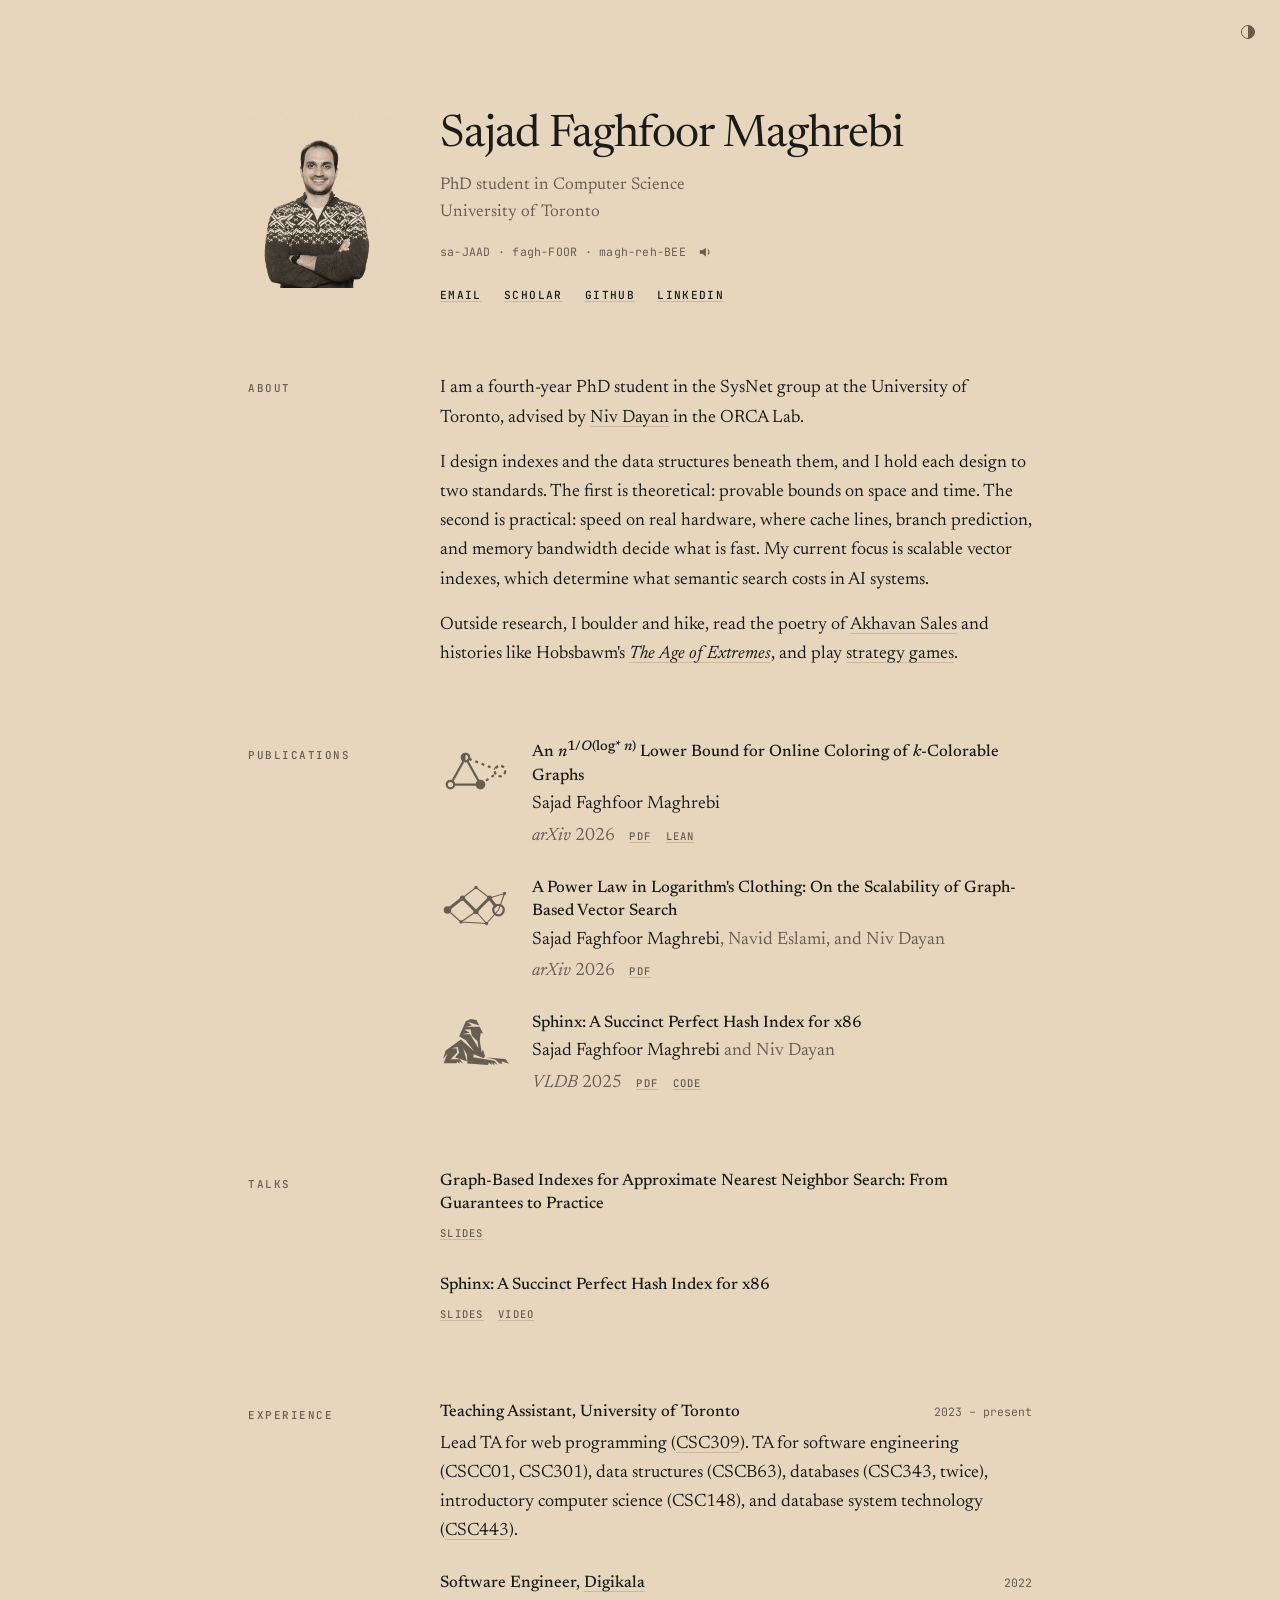
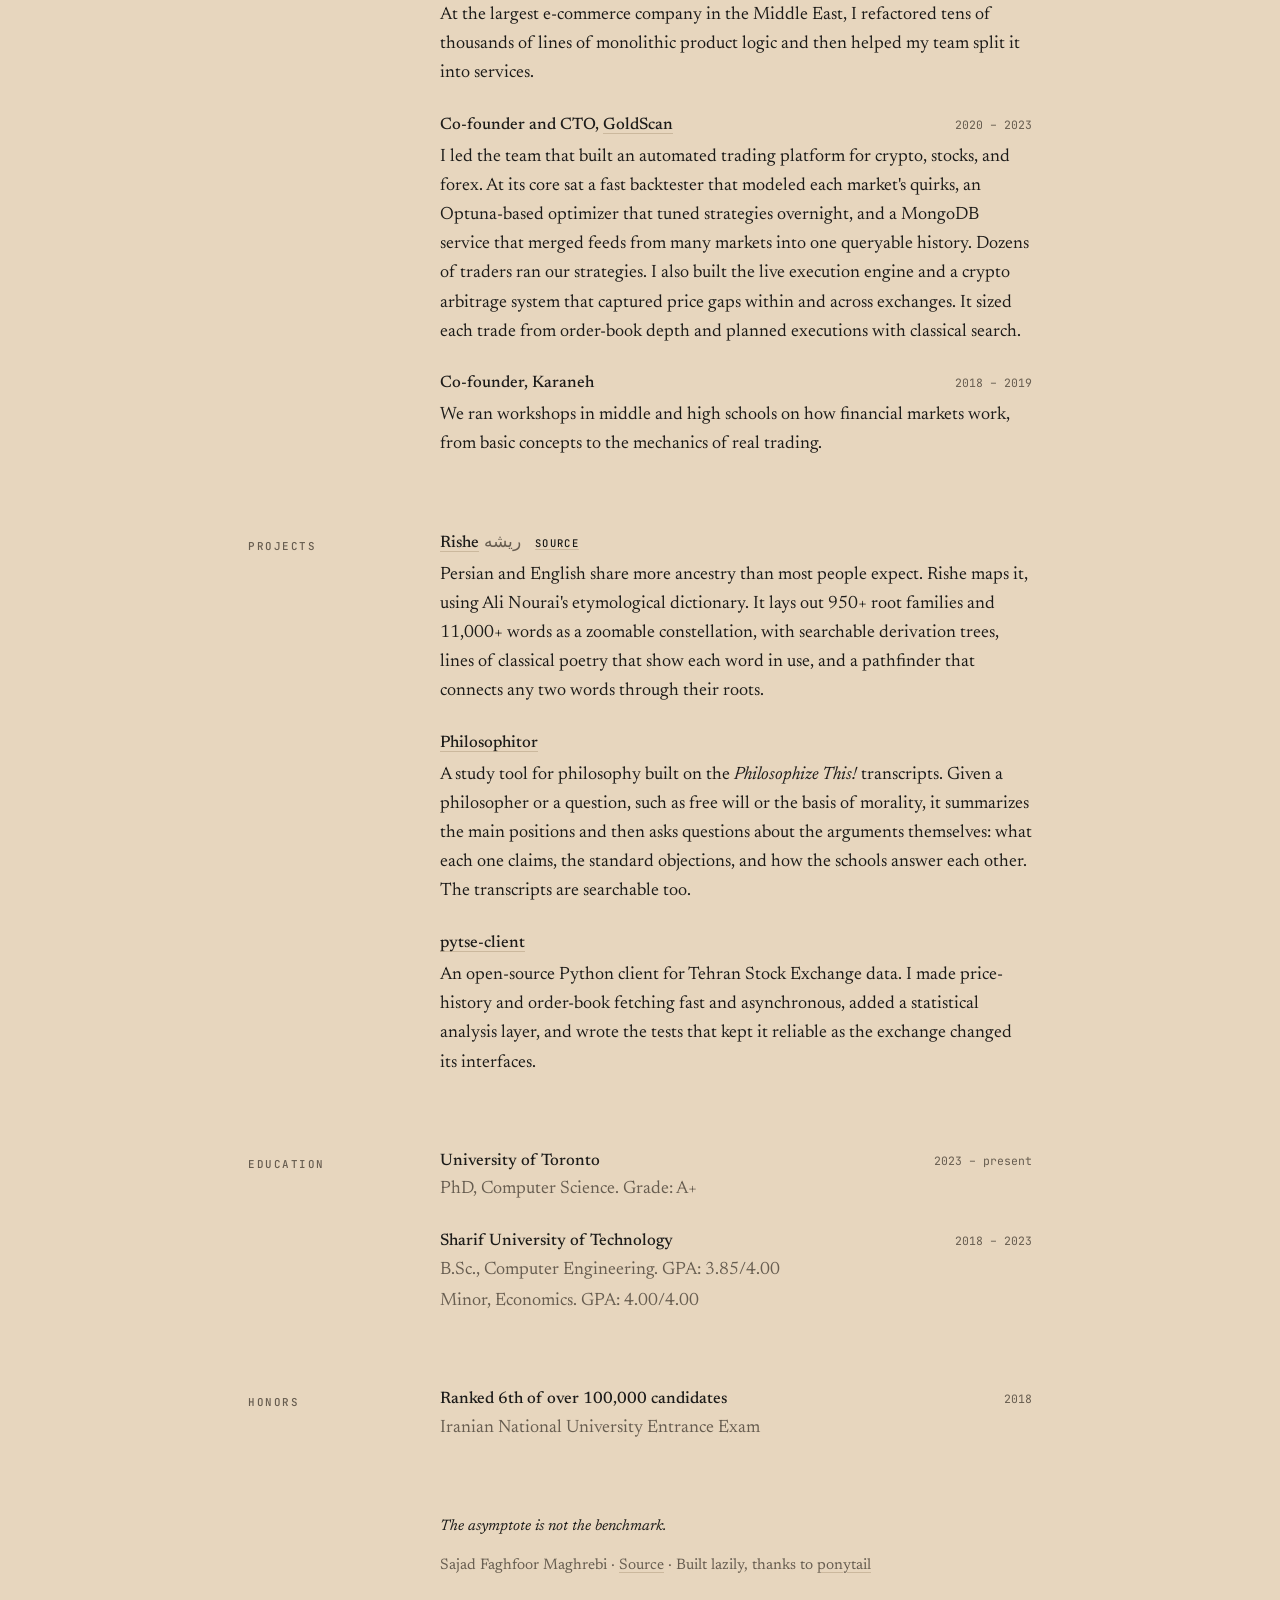
<file: index.html>
<!doctype html>
<html lang="en">
<head>
  <meta charset="utf-8">
  <meta name="viewport" content="width=device-width, initial-scale=1">

  <title>Sajad Faghfoor Maghrebi</title>
  <link rel="icon" href="favicon.ico" sizes="32x32">
  <link rel="icon" href="icon.svg" type="image/svg+xml">
  <link rel="apple-touch-icon" href="apple-touch-icon.png">
  <meta name="description" content="Sajad Faghfoor Maghrebi is a PhD student at the University of Toronto working on indexes and data structures, with a current focus on scalable vector search.">
  <meta name="author" content="Sajad Faghfoor Maghrebi">
  <link rel="canonical" href="https://www.cs.utoronto.ca/~smaghrebi">
  <meta name="robots" content="index,follow">

  <meta property="og:title" content="Sajad Faghfoor Maghrebi, University of Toronto">
  <meta property="og:description" content="Indexes and data structures, from provable bounds to real hardware.">
  <meta property="og:image" content="https://www.cs.utoronto.ca/~smaghrebi/images/sajad.png">
  <meta property="og:url" content="https://www.cs.utoronto.ca/~smaghrebi">
  <meta name="twitter:card" content="summary_large_image">

  <script type="application/ld+json">
  {
    "@context": "https://schema.org",
    "@type": "Person",
    "name": "Sajad Faghfoor Maghrebi",
    "url": "https://www.cs.utoronto.ca/~smaghrebi",
    "jobTitle": "PhD Student",
    "affiliation": "University of Toronto",
    "sameAs": [
      "https://www.linkedin.com/in/smaghrebi",
      "https://github.com/sfmqrb"
    ]
  }
  </script>

  <script>try{const t=localStorage.getItem('theme');if(t)document.documentElement.dataset.theme=t}catch(e){}</script>

  <link rel="preconnect" href="https://fonts.googleapis.com">
  <link rel="preconnect" href="https://fonts.gstatic.com" crossorigin>
  <link href="https://fonts.googleapis.com/css2?family=Newsreader:ital,opsz,wght@0,6..72,400;0,6..72,500;1,6..72,400&family=JetBrains+Mono:wght@400;500&display=swap" rel="stylesheet">

  <style>
    :root{
      color-scheme:light;
      --bg:light-dark(#e7d6be,#131211);
      --fg:light-dark(#1c1b19,#e7d6be);
      --dim:light-dark(#675d50,#99948a);
      --line:light-dark(#cbb89d,#2c2a27);
      --acc:light-dark(#9a3b22,#e49a7d);
      --serif:"Newsreader",Georgia,serif;
      --mono:"JetBrains Mono",ui-monospace,Menlo,monospace;
    }
    :root[data-theme=light]{color-scheme:light}
    :root[data-theme=dark]{color-scheme:dark}

    *{box-sizing:border-box}
    body{margin:0;background:var(--bg);color:var(--fg);font:400 18px/1.62 var(--serif);
      -webkit-font-smoothing:antialiased;text-rendering:optimizeLegibility}
    ::selection{background:var(--acc);color:var(--bg)}
    main{max-width:52rem;margin:0 auto;padding:7rem 1.5rem 5rem}

    a{color:inherit;text-decoration:underline;text-decoration-color:var(--line);
      text-decoration-thickness:1px;text-underline-offset:.22em;transition:color .15s,text-decoration-color .15s}
    a:hover{color:var(--acc);text-decoration-color:currentColor}
    p{margin:0 0 .9em}
    p:last-child{margin-bottom:0}
    sup{line-height:0}

    /* label column + content column */
    .row{display:grid;grid-template-columns:9rem minmax(0,1fr);gap:0 3rem}
    section.row,footer.row{margin-top:4.5rem}
    h2{margin:0;padding-top:.5rem;font:500 .68rem/1.2 var(--mono);letter-spacing:.14em;
      text-transform:uppercase;color:var(--dim)}
    @media(max-width:44rem){
      main{padding-top:4rem}
      .row{grid-template-columns:minmax(0,1fr)}
      h2{padding:0;margin-bottom:1.3rem}
    }

    /* header */
    .photo{width:100%;height:auto;display:block;border-radius:2px}
    @media(max-width:44rem){.photo{width:7rem;margin-bottom:1.75rem}}
    h1{margin:0;font-size:clamp(2.1rem,5vw,2.8rem);font-weight:400;line-height:1.08;letter-spacing:-.015em}
    h1 a{text-decoration:none}
    h1 a:hover{color:inherit;text-decoration:underline dotted var(--acc);text-decoration-thickness:1px}
    .role{color:var(--dim);margin:.7rem 0 0;font-size:1.06rem}
    .say{display:flex;align-items:center;gap:.5rem;margin:.9rem 0 0;font:.72rem var(--mono);color:var(--dim);letter-spacing:.02em}
    button{font:inherit;color:var(--dim);background:none;border:0;padding:.25rem;cursor:pointer;
      display:inline-flex;transition:color .15s}
    button:hover{color:var(--acc)}
    .links{display:flex;flex-wrap:wrap;gap:.4rem 1.4rem;margin-top:1.6rem;font:500 .7rem var(--mono);
      letter-spacing:.12em;text-transform:uppercase}
    .theme{position:absolute;top:1.25rem;right:1.25rem}

    /* entries */
    ul{list-style:none;margin:0;padding:0}
    li+li{margin-top:1.6rem}
    h3{margin:0;font-size:1.04rem;font-weight:500;line-height:1.4}
    .hd{display:flex;justify-content:space-between;align-items:baseline;gap:1rem}
    .when{flex:none;font:.72rem var(--mono);color:var(--dim)}
    .sub{color:var(--dim);margin:.15rem 0 0}
    .sub .me{color:var(--fg)}
    li p:not(.sub){margin-top:.35rem}
    .x{font:500 .66rem var(--mono);letter-spacing:.12em;text-transform:uppercase;margin-left:.9rem}
    .x a+a{margin-left:.9rem}
    .fa{color:var(--dim);font-weight:400;margin-left:.3rem}

    /* project glyphs, drawn in the theme's own colors */
    .fig{position:relative;padding-left:5.75rem}
    .fig::before{content:"";position:absolute;left:0;top:.2rem;width:4.5rem;aspect-ratio:4/3;
      background:var(--dim);mask:var(--i) center/contain no-repeat;transition:background .2s}
    .fig:hover::before{background:var(--acc)}
    @media(max-width:44rem){.fig{padding-left:4.5rem}.fig::before{width:3.5rem}}

    footer{color:var(--dim);font-size:.95rem}
    footer .q{font-style:italic;color:var(--fg)}
  </style>
</head>
<body>

<button id="theme" class="theme" type="button" aria-label="Toggle dark mode">
  <svg viewBox="0 0 16 16" width="16" height="16" aria-hidden="true"><circle cx="8" cy="8" r="6.5" fill="none" stroke="currentColor"/><path d="M8 1.5a6.5 6.5 0 0 1 0 13z" fill="currentColor"/></svg>
</button>

<main>

<header class="row">
  <img class="photo" src="images/sajad-cream.webp" alt="Portrait of Sajad Faghfoor Maghrebi" width="1136" height="1385">
  <div>
    <h1><a href="https://sfmqrb.github.io/rishe/#roots/Masgd%C3%A2" title="Where Sajad comes from">Sajad</a> <a href="https://sfmqrb.github.io/rishe/#roots/Bhag" title="Where Faghfoor comes from">Faghfoor</a> <a href="https://sfmqrb.github.io/rishe/#roots/Er%C4%9Bbu" title="Where Maghrebi comes from">Maghrebi</a></h1>
    <p class="role">PhD student in Computer Science<br>University of Toronto</p>
    <p class="say">sa-JAAD · fagh-FOOR · magh-reh-BEE
      <button id="say" type="button" aria-label="Hear the pronunciation">
        <svg viewBox="0 0 16 16" width="14" height="14" aria-hidden="true"><path d="M2 6h3l4-3v10l-4-3H2z" fill="currentColor"/><path d="M11.5 5.5a3.5 3.5 0 0 1 0 5" fill="none" stroke="currentColor" stroke-width="1.3" stroke-linecap="round"/></svg>
      </button>
    </p>
    <nav class="links" aria-label="Contact">
      <a href="mailto:smaghrebi@cs.toronto.edu">Email</a>
      <a href="https://scholar.google.ca/citations?user=o5Hk5MoAAAAJ&hl=en">Scholar</a>
      <a href="https://github.com/sfmqrb">GitHub</a>
      <a href="https://www.linkedin.com/in/smaghrebi">LinkedIn</a>
    </nav>
  </div>
</header>

<section class="row" id="about">
  <h2>About</h2>
  <div>
    <p>I am a fourth-year PhD student in the SysNet group at the University of Toronto, advised by <a href="https://nivdayan.net">Niv Dayan</a> in the ORCA Lab.</p>
    <p>I design indexes and the data structures beneath them, and I hold each design to two standards. The first is theoretical: provable bounds on space and time. The second is practical: speed on real hardware, where cache lines, branch prediction, and memory bandwidth decide what is fast. My current focus is scalable vector indexes, which determine what semantic search costs in AI systems.</p>
    <p>Outside research, I boulder and hike, read the poetry of <a href="https://www.mehdiakhavansales.com/winter/">Akhavan Sales</a> and histories like Hobsbawm's <a href="https://www.goodreads.com/book/show/308060.The_Age_of_Extremes"><i>The Age of Extremes</i></a>, and play <a href="https://en.wikipedia.org/wiki/Risk:_Global_Domination">strategy games</a>.</p>
  </div>
</section>

<section class="row" id="publications">
  <h2>Publications</h2>
  <ul>
    <li class="fig" style="--i:url(images/coloring.svg)">
      <h3>An <i>n</i><sup>1/<i>O</i>(log* <i>n</i>)</sup> Lower Bound for Online Coloring of <i>k</i>-Colorable Graphs</h3>
      <p class="sub"><span class="me">Sajad Faghfoor Maghrebi</span></p>
      <p class="sub"><i>arXiv</i> 2026<span class="x"><a href="https://arxiv.org/pdf/2611.29672">PDF</a><a href="https://github.com/sfmqrb/lean-verifications-k-colorable">Lean</a></span></p>
    </li>
    <li class="fig" style="--i:url(images/graph.svg)">
      <h3>A Power Law in Logarithm's Clothing: On the Scalability of Graph-Based Vector Search</h3>
      <p class="sub"><span class="me">Sajad Faghfoor Maghrebi</span>, Navid Eslami, and Niv Dayan</p>
      <p class="sub"><i>arXiv</i> 2026<span class="x"><a href="https://arxiv.org/pdf/2609.02143">PDF</a></span></p>
    </li>
    <li class="fig" style="--i:url(images/sphinx.svg)">
      <h3>Sphinx: A Succinct Perfect Hash Index for x86</h3>
      <p class="sub"><span class="me">Sajad Faghfoor Maghrebi</span> and Niv Dayan</p>
      <p class="sub"><i>VLDB</i> 2025<span class="x"><a href="https://www.vldb.org/pvldb/vol18/p4424-maghrebi.pdf">PDF</a><a href="https://github.com/sfmqrb/sphinx">Code</a></span></p>
    </li>
  </ul>
</section>

<section class="row" id="slides">
  <h2>Talks</h2>
  <ul>
    <li>
      <h3>Graph-Based Indexes for Approximate Nearest Neighbor Search: From Guarantees to Practice</h3>
      <p class="sub"><span class="x" style="margin:0"><a href="slides/graph-indexes">Slides</a></span></p>
    </li>
    <li>
      <h3>Sphinx: A Succinct Perfect Hash Index for x86</h3>
      <p class="sub"><span class="x" style="margin:0"><a href="slides/sphinx">Slides</a><a href="https://www.youtube.com/watch?v=bba700fw7Jg">Video</a></span></p>
    </li>
  </ul>
</section>

<section class="row" id="experience">
  <h2>Experience</h2>
  <ul>
    <li>
      <div class="hd"><h3>Teaching Assistant, University of Toronto</h3><span class="when">2023 – present</span></div>
      <p>Lead TA for web programming (<a href="https://www.cs.toronto.edu/~kianoosh/courses/csc309/#team">CSC309</a>). TA for software engineering (CSCC01, CSC301), data structures (CSCB63), databases (CSC343, twice), introductory computer science (CSC148), and database system technology (<a href="https://www.nivdayan.net/database-system-technology-csc443">CSC443</a>).</p>
    </li>
    <li>
      <div class="hd"><h3>Software Engineer, <a href="https://www.digikala.com/">Digikala</a></h3><span class="when">2022</span></div>
      <p>At the largest e-commerce company in the Middle East, I refactored tens of thousands of lines of monolithic product logic and then helped my team split it into services.</p>
    </li>
    <li>
      <div class="hd"><h3>Co-founder and CTO, <a href="https://www.goldscanco.com/">GoldScan</a></h3><span class="when">2020 – 2023</span></div>
      <p>I led the team that built an automated trading platform for crypto, stocks, and forex. At its core sat a fast backtester that modeled each market's quirks, an Optuna-based optimizer that tuned strategies overnight, and a MongoDB service that merged feeds from many markets into one queryable history. Dozens of traders ran our strategies. I also built the live execution engine and a crypto arbitrage system that captured price gaps within and across exchanges. It sized each trade from order-book depth and planned executions with classical search.</p>
    </li>
    <li>
      <div class="hd"><h3>Co-founder, Karaneh</h3><span class="when">2018 – 2019</span></div>
      <p>We ran workshops in middle and high schools on how financial markets work, from basic concepts to the mechanics of real trading.</p>
    </li>
  </ul>
</section>

<section class="row" id="projects">
  <h2>Projects</h2>
  <ul>
    <li>
      <h3><a href="https://sfmqrb.github.io/rishe/">Rishe</a><span class="fa" lang="fa">ریشه</span><span class="x"><a href="https://github.com/sfmqrb/rishe">Source</a></span></h3>
      <p>Persian and English share more ancestry than most people expect. Rishe maps it, using Ali Nourai's etymological dictionary. It lays out 950+ root families and 11,000+ words as a zoomable constellation, with searchable derivation trees, lines of classical poetry that show each word in use, and a pathfinder that connects any two words through their roots.</p>
    </li>
    <li>
      <h3><a href="https://sfmqrb.github.io/phil-this/">Philosophitor</a></h3>
      <p>A study tool for philosophy built on the <i>Philosophize This!</i> transcripts. Given a philosopher or a question, such as free will or the basis of morality, it summarizes the main positions and then asks questions about the arguments themselves: what each one claims, the standard objections, and how the schools answer each other. The transcripts are searchable too.</p>
    </li>
    <li>
      <h3><a href="https://github.com/Glyphack/pytse-client">pytse-client</a></h3>
      <p>An open-source Python client for Tehran Stock Exchange data. I made price-history and order-book fetching fast and asynchronous, added a statistical analysis layer, and wrote the tests that kept it reliable as the exchange changed its interfaces.</p>
    </li>
  </ul>
</section>

<section class="row" id="education">
  <h2>Education</h2>
  <ul>
    <li>
      <div class="hd"><h3>University of Toronto</h3><span class="when">2023 – present</span></div>
      <p class="sub">PhD, Computer Science. Grade: A+</p>
    </li>
    <li>
      <div class="hd"><h3>Sharif University of Technology</h3><span class="when">2018 – 2023</span></div>
      <p class="sub">B.Sc., Computer Engineering. GPA: 3.85/4.00</p>
      <p class="sub">Minor, Economics. GPA: 4.00/4.00</p>
    </li>
  </ul>
</section>

<section class="row" id="honors">
  <h2>Honors</h2>
  <ul>
    <li>
      <div class="hd"><h3>Ranked 6th of over 100,000 candidates</h3><span class="when">2018</span></div>
      <p class="sub">Iranian National University Entrance Exam</p>
    </li>
  </ul>
</section>

<footer class="row">
  <span></span>
  <div>
    <p class="q">The asymptote is not the benchmark.</p>
    <p>Sajad Faghfoor Maghrebi · <a href="https://github.com/sfmqrb/sfmqrb.github.io">Source</a> · Built lazily, thanks to <a href="https://ponytail.dev/">ponytail</a></p>
  </div>
</footer>

</main>

<script>
(()=>{
  const root=document.documentElement;
  document.getElementById('theme').onclick=()=>{
    const dark=root.dataset.theme==='dark';
    root.dataset.theme=dark?'light':'dark';
    try{localStorage.setItem('theme',root.dataset.theme)}catch(e){}
  };
  let name;
  document.getElementById('say').onclick=()=>{name??=new Audio('name.mp3');name.currentTime=0;name.play()};
})();
</script>
</body>
</html>
</file>
